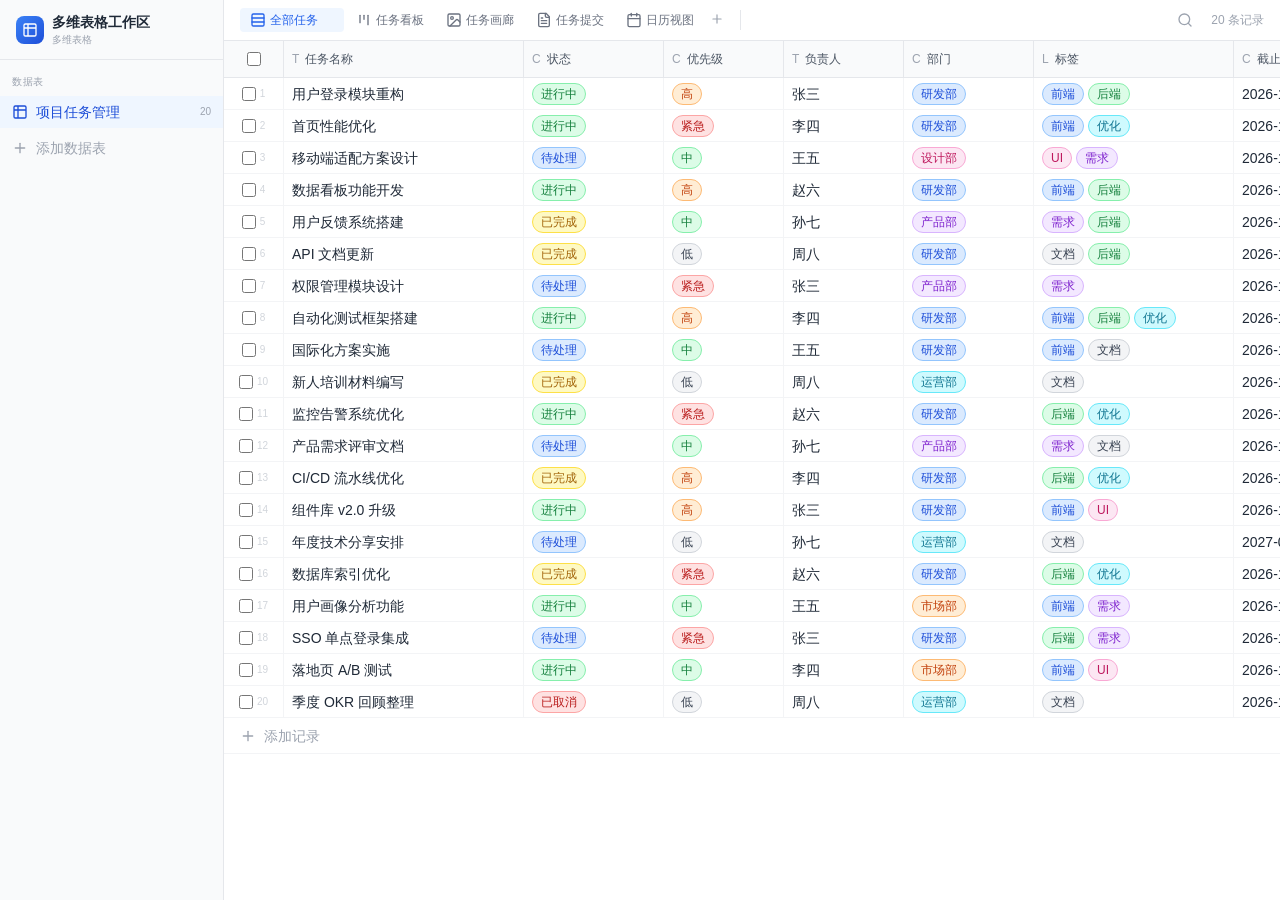
<file: index.html>
<!DOCTYPE html>
<html lang="zh-CN">
  <head>
    <meta charset="UTF-8" />
    <link rel="icon" type="image/svg+xml" href="/favicon.svg" />
    <meta name="viewport" content="width=device-width, initial-scale=1.0" />
    <title>多维表格 - 企业级数据管理平台</title>
    <script type="module" crossorigin src="/assets/index--5fU8vEl.js"></script>
    <link rel="stylesheet" crossorigin href="/assets/index-_rJ8Efur.css">
  </head>
  <body>
    <div id="root"></div>
  </body>
</html>
</file>
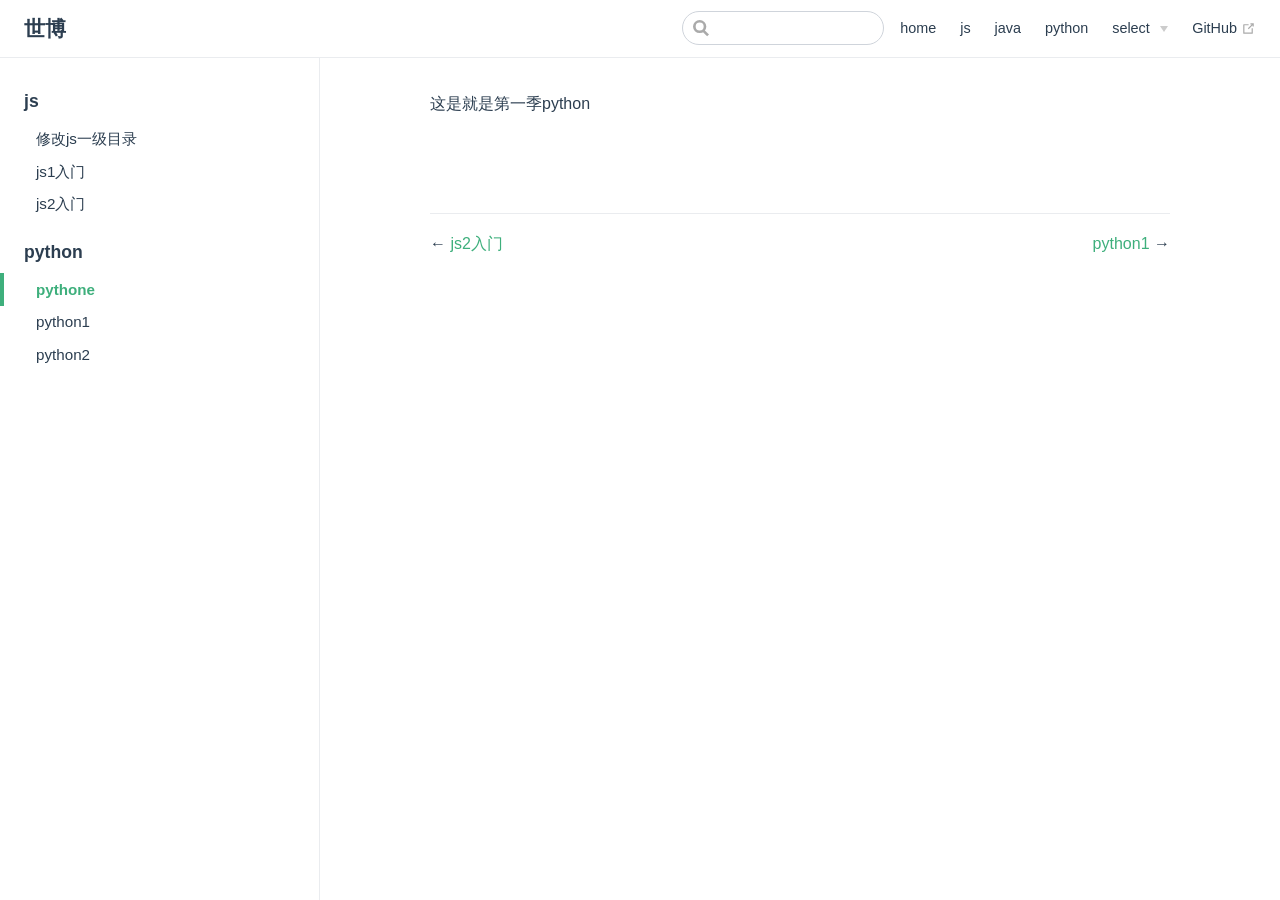
<file: basic/python/index.html>
<!DOCTYPE html>
<html lang="en-US">
  <head>
    <meta charset="utf-8">
    <meta name="viewport" content="width=device-width,initial-scale=1">
    <title>pythone | 世博</title>
    <meta name="description" content="除了加油还能打气">
    
    
    <link rel="preload" href="/assets/css/0.styles.5afe0f78.css" as="style"><link rel="preload" href="/assets/js/app.bc01392b.js" as="script"><link rel="preload" href="/assets/js/2.742b60b1.js" as="script"><link rel="preload" href="/assets/js/10.396d3753.js" as="script"><link rel="prefetch" href="/assets/js/11.2e22697e.js"><link rel="prefetch" href="/assets/js/12.4150aeba.js"><link rel="prefetch" href="/assets/js/13.6fee8034.js"><link rel="prefetch" href="/assets/js/3.0344f41c.js"><link rel="prefetch" href="/assets/js/4.db067ab2.js"><link rel="prefetch" href="/assets/js/5.89be8084.js"><link rel="prefetch" href="/assets/js/6.9365e497.js"><link rel="prefetch" href="/assets/js/7.058c9a46.js"><link rel="prefetch" href="/assets/js/8.705a4c51.js"><link rel="prefetch" href="/assets/js/9.5db76575.js">
    <link rel="stylesheet" href="/assets/css/0.styles.5afe0f78.css">
  </head>
  <body>
    <div id="app" data-server-rendered="true"><div class="theme-container"><header class="navbar"><div class="sidebar-button"><svg xmlns="http://www.w3.org/2000/svg" aria-hidden="true" role="img" viewBox="0 0 448 512" class="icon"><path fill="currentColor" d="M436 124H12c-6.627 0-12-5.373-12-12V80c0-6.627 5.373-12 12-12h424c6.627 0 12 5.373 12 12v32c0 6.627-5.373 12-12 12zm0 160H12c-6.627 0-12-5.373-12-12v-32c0-6.627 5.373-12 12-12h424c6.627 0 12 5.373 12 12v32c0 6.627-5.373 12-12 12zm0 160H12c-6.627 0-12-5.373-12-12v-32c0-6.627 5.373-12 12-12h424c6.627 0 12 5.373 12 12v32c0 6.627-5.373 12-12 12z"></path></svg></div> <a href="/" class="home-link router-link-active"><!----> <span class="site-name">世博</span></a> <div class="links"><div class="search-box"><input aria-label="Search" autocomplete="off" spellcheck="false" value=""> <!----></div> <nav class="nav-links can-hide"><div class="nav-item"><a href="/" class="nav-link">home</a></div><div class="nav-item"><a href="/js/" class="nav-link">js</a></div><div class="nav-item"><a href="/java/" class="nav-link">java</a></div><div class="nav-item"><a href="/python/" class="nav-link">python</a></div><div class="nav-item"><div class="dropdown-wrapper"><a class="dropdown-title"><span class="title">select</span> <span class="arrow right"></span></a> <ul class="nav-dropdown" style="display:none;"><li class="dropdown-item"><!----> <a href="/select/select1.html" class="nav-link">select1</a></li><li class="dropdown-item"><!----> <a href="/select/select2.html" class="nav-link">select2</a></li></ul></div></div><div class="nav-item"><a href="http://liuyukuai.github.io" target="_blank" rel="noopener noreferrer" class="nav-link external">
  GitHub
  <svg xmlns="http://www.w3.org/2000/svg" aria-hidden="true" x="0px" y="0px" viewBox="0 0 100 100" width="15" height="15" class="icon outbound"><path fill="currentColor" d="M18.8,85.1h56l0,0c2.2,0,4-1.8,4-4v-32h-8v28h-48v-48h28v-8h-32l0,0c-2.2,0-4,1.8-4,4v56C14.8,83.3,16.6,85.1,18.8,85.1z"></path> <polygon fill="currentColor" points="45.7,48.7 51.3,54.3 77.2,28.5 77.2,37.2 85.2,37.2 85.2,14.9 62.8,14.9 62.8,22.9 71.5,22.9"></polygon></svg></a></div> <!----></nav></div></header> <div class="sidebar-mask"></div> <aside class="sidebar"><nav class="nav-links"><div class="nav-item"><a href="/" class="nav-link">home</a></div><div class="nav-item"><a href="/js/" class="nav-link">js</a></div><div class="nav-item"><a href="/java/" class="nav-link">java</a></div><div class="nav-item"><a href="/python/" class="nav-link">python</a></div><div class="nav-item"><div class="dropdown-wrapper"><a class="dropdown-title"><span class="title">select</span> <span class="arrow right"></span></a> <ul class="nav-dropdown" style="display:none;"><li class="dropdown-item"><!----> <a href="/select/select1.html" class="nav-link">select1</a></li><li class="dropdown-item"><!----> <a href="/select/select2.html" class="nav-link">select2</a></li></ul></div></div><div class="nav-item"><a href="http://liuyukuai.github.io" target="_blank" rel="noopener noreferrer" class="nav-link external">
  GitHub
  <svg xmlns="http://www.w3.org/2000/svg" aria-hidden="true" x="0px" y="0px" viewBox="0 0 100 100" width="15" height="15" class="icon outbound"><path fill="currentColor" d="M18.8,85.1h56l0,0c2.2,0,4-1.8,4-4v-32h-8v28h-48v-48h28v-8h-32l0,0c-2.2,0-4,1.8-4,4v56C14.8,83.3,16.6,85.1,18.8,85.1z"></path> <polygon fill="currentColor" points="45.7,48.7 51.3,54.3 77.2,28.5 77.2,37.2 85.2,37.2 85.2,14.9 62.8,14.9 62.8,22.9 71.5,22.9"></polygon></svg></a></div> <!----></nav>  <ul class="sidebar-links"><li><section class="sidebar-group depth-0"><p class="sidebar-heading"><span>js</span> <!----></p> <ul class="sidebar-links sidebar-group-items"><li><a href="/basic/js/" class="sidebar-link">修改js一级目录</a></li><li><a href="/basic/js/js1入门.html" class="sidebar-link">js1入门</a></li><li><a href="/basic/js/js2入门.html" class="sidebar-link">js2入门</a></li></ul></section></li><li><section class="sidebar-group depth-0"><p class="sidebar-heading open"><span>python</span> <!----></p> <ul class="sidebar-links sidebar-group-items"><li><a href="/basic/python/" class="active sidebar-link">pythone</a></li><li><a href="/basic/python/python1.html" class="sidebar-link">python1</a></li><li><a href="/basic/python/python2.html" class="sidebar-link">python2</a></li></ul></section></li></ul> </aside> <main class="page"> <div class="theme-default-content content__default"><p>这是就是第一季python</p></div> <footer class="page-edit"><!----> <!----></footer> <div class="page-nav"><p class="inner"><span class="prev">
        ←
        <a href="/basic/js/js2入门.html" class="prev">
          js2入门
        </a></span> <span class="next"><a href="/basic/python/python1.html">
          python1
        </a>
        →
      </span></p></div> </main></div><div class="global-ui"></div></div>
    <script src="/assets/js/app.bc01392b.js" defer></script><script src="/assets/js/2.742b60b1.js" defer></script><script src="/assets/js/10.396d3753.js" defer></script>
  </body>
</html>
</file>
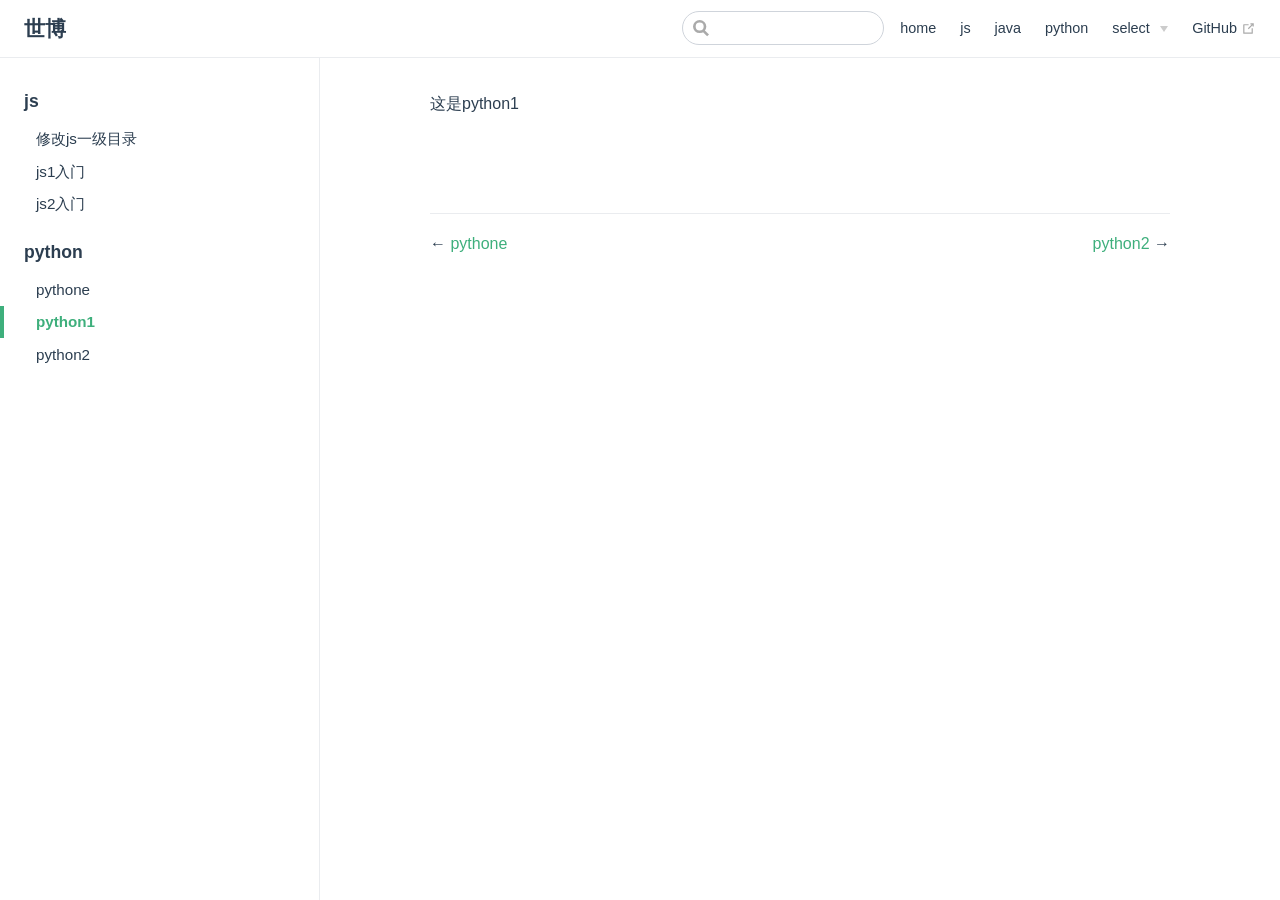
<file: basic/python/python1.html>
<!DOCTYPE html>
<html lang="en-US">
  <head>
    <meta charset="utf-8">
    <meta name="viewport" content="width=device-width,initial-scale=1">
    <title>python1 | 世博</title>
    <meta name="description" content="除了加油还能打气">
    
    
    <link rel="preload" href="/assets/css/0.styles.5afe0f78.css" as="style"><link rel="preload" href="/assets/js/app.bc01392b.js" as="script"><link rel="preload" href="/assets/js/2.742b60b1.js" as="script"><link rel="preload" href="/assets/js/11.2e22697e.js" as="script"><link rel="prefetch" href="/assets/js/10.396d3753.js"><link rel="prefetch" href="/assets/js/12.4150aeba.js"><link rel="prefetch" href="/assets/js/13.6fee8034.js"><link rel="prefetch" href="/assets/js/3.0344f41c.js"><link rel="prefetch" href="/assets/js/4.db067ab2.js"><link rel="prefetch" href="/assets/js/5.89be8084.js"><link rel="prefetch" href="/assets/js/6.9365e497.js"><link rel="prefetch" href="/assets/js/7.058c9a46.js"><link rel="prefetch" href="/assets/js/8.705a4c51.js"><link rel="prefetch" href="/assets/js/9.5db76575.js">
    <link rel="stylesheet" href="/assets/css/0.styles.5afe0f78.css">
  </head>
  <body>
    <div id="app" data-server-rendered="true"><div class="theme-container"><header class="navbar"><div class="sidebar-button"><svg xmlns="http://www.w3.org/2000/svg" aria-hidden="true" role="img" viewBox="0 0 448 512" class="icon"><path fill="currentColor" d="M436 124H12c-6.627 0-12-5.373-12-12V80c0-6.627 5.373-12 12-12h424c6.627 0 12 5.373 12 12v32c0 6.627-5.373 12-12 12zm0 160H12c-6.627 0-12-5.373-12-12v-32c0-6.627 5.373-12 12-12h424c6.627 0 12 5.373 12 12v32c0 6.627-5.373 12-12 12zm0 160H12c-6.627 0-12-5.373-12-12v-32c0-6.627 5.373-12 12-12h424c6.627 0 12 5.373 12 12v32c0 6.627-5.373 12-12 12z"></path></svg></div> <a href="/" class="home-link router-link-active"><!----> <span class="site-name">世博</span></a> <div class="links"><div class="search-box"><input aria-label="Search" autocomplete="off" spellcheck="false" value=""> <!----></div> <nav class="nav-links can-hide"><div class="nav-item"><a href="/" class="nav-link">home</a></div><div class="nav-item"><a href="/js/" class="nav-link">js</a></div><div class="nav-item"><a href="/java/" class="nav-link">java</a></div><div class="nav-item"><a href="/python/" class="nav-link">python</a></div><div class="nav-item"><div class="dropdown-wrapper"><a class="dropdown-title"><span class="title">select</span> <span class="arrow right"></span></a> <ul class="nav-dropdown" style="display:none;"><li class="dropdown-item"><!----> <a href="/select/select1.html" class="nav-link">select1</a></li><li class="dropdown-item"><!----> <a href="/select/select2.html" class="nav-link">select2</a></li></ul></div></div><div class="nav-item"><a href="http://liuyukuai.github.io" target="_blank" rel="noopener noreferrer" class="nav-link external">
  GitHub
  <svg xmlns="http://www.w3.org/2000/svg" aria-hidden="true" x="0px" y="0px" viewBox="0 0 100 100" width="15" height="15" class="icon outbound"><path fill="currentColor" d="M18.8,85.1h56l0,0c2.2,0,4-1.8,4-4v-32h-8v28h-48v-48h28v-8h-32l0,0c-2.2,0-4,1.8-4,4v56C14.8,83.3,16.6,85.1,18.8,85.1z"></path> <polygon fill="currentColor" points="45.7,48.7 51.3,54.3 77.2,28.5 77.2,37.2 85.2,37.2 85.2,14.9 62.8,14.9 62.8,22.9 71.5,22.9"></polygon></svg></a></div> <!----></nav></div></header> <div class="sidebar-mask"></div> <aside class="sidebar"><nav class="nav-links"><div class="nav-item"><a href="/" class="nav-link">home</a></div><div class="nav-item"><a href="/js/" class="nav-link">js</a></div><div class="nav-item"><a href="/java/" class="nav-link">java</a></div><div class="nav-item"><a href="/python/" class="nav-link">python</a></div><div class="nav-item"><div class="dropdown-wrapper"><a class="dropdown-title"><span class="title">select</span> <span class="arrow right"></span></a> <ul class="nav-dropdown" style="display:none;"><li class="dropdown-item"><!----> <a href="/select/select1.html" class="nav-link">select1</a></li><li class="dropdown-item"><!----> <a href="/select/select2.html" class="nav-link">select2</a></li></ul></div></div><div class="nav-item"><a href="http://liuyukuai.github.io" target="_blank" rel="noopener noreferrer" class="nav-link external">
  GitHub
  <svg xmlns="http://www.w3.org/2000/svg" aria-hidden="true" x="0px" y="0px" viewBox="0 0 100 100" width="15" height="15" class="icon outbound"><path fill="currentColor" d="M18.8,85.1h56l0,0c2.2,0,4-1.8,4-4v-32h-8v28h-48v-48h28v-8h-32l0,0c-2.2,0-4,1.8-4,4v56C14.8,83.3,16.6,85.1,18.8,85.1z"></path> <polygon fill="currentColor" points="45.7,48.7 51.3,54.3 77.2,28.5 77.2,37.2 85.2,37.2 85.2,14.9 62.8,14.9 62.8,22.9 71.5,22.9"></polygon></svg></a></div> <!----></nav>  <ul class="sidebar-links"><li><section class="sidebar-group depth-0"><p class="sidebar-heading"><span>js</span> <!----></p> <ul class="sidebar-links sidebar-group-items"><li><a href="/basic/js/" class="sidebar-link">修改js一级目录</a></li><li><a href="/basic/js/js1入门.html" class="sidebar-link">js1入门</a></li><li><a href="/basic/js/js2入门.html" class="sidebar-link">js2入门</a></li></ul></section></li><li><section class="sidebar-group depth-0"><p class="sidebar-heading open"><span>python</span> <!----></p> <ul class="sidebar-links sidebar-group-items"><li><a href="/basic/python/" class="sidebar-link">pythone</a></li><li><a href="/basic/python/python1.html" class="active sidebar-link">python1</a></li><li><a href="/basic/python/python2.html" class="sidebar-link">python2</a></li></ul></section></li></ul> </aside> <main class="page"> <div class="theme-default-content content__default"><p>这是python1</p></div> <footer class="page-edit"><!----> <!----></footer> <div class="page-nav"><p class="inner"><span class="prev">
        ←
        <a href="/basic/python/" class="prev router-link-active">
          pythone
        </a></span> <span class="next"><a href="/basic/python/python2.html">
          python2
        </a>
        →
      </span></p></div> </main></div><div class="global-ui"></div></div>
    <script src="/assets/js/app.bc01392b.js" defer></script><script src="/assets/js/2.742b60b1.js" defer></script><script src="/assets/js/11.2e22697e.js" defer></script>
  </body>
</html>
</file>
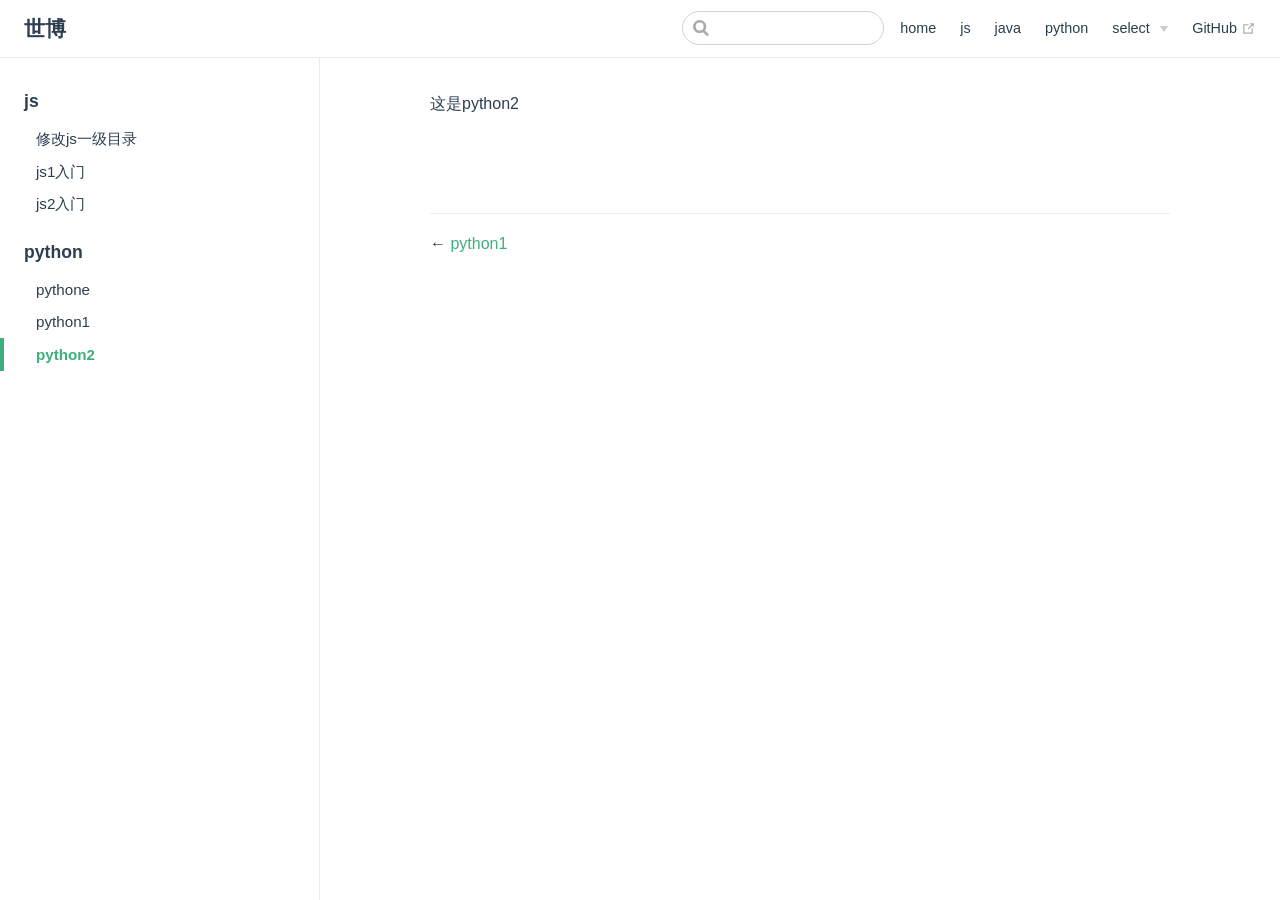
<file: basic/python/python2.html>
<!DOCTYPE html>
<html lang="en-US">
  <head>
    <meta charset="utf-8">
    <meta name="viewport" content="width=device-width,initial-scale=1">
    <title>python2 | 世博</title>
    <meta name="description" content="除了加油还能打气">
    
    
    <link rel="preload" href="/assets/css/0.styles.5afe0f78.css" as="style"><link rel="preload" href="/assets/js/app.bc01392b.js" as="script"><link rel="preload" href="/assets/js/2.742b60b1.js" as="script"><link rel="preload" href="/assets/js/12.4150aeba.js" as="script"><link rel="prefetch" href="/assets/js/10.396d3753.js"><link rel="prefetch" href="/assets/js/11.2e22697e.js"><link rel="prefetch" href="/assets/js/13.6fee8034.js"><link rel="prefetch" href="/assets/js/3.0344f41c.js"><link rel="prefetch" href="/assets/js/4.db067ab2.js"><link rel="prefetch" href="/assets/js/5.89be8084.js"><link rel="prefetch" href="/assets/js/6.9365e497.js"><link rel="prefetch" href="/assets/js/7.058c9a46.js"><link rel="prefetch" href="/assets/js/8.705a4c51.js"><link rel="prefetch" href="/assets/js/9.5db76575.js">
    <link rel="stylesheet" href="/assets/css/0.styles.5afe0f78.css">
  </head>
  <body>
    <div id="app" data-server-rendered="true"><div class="theme-container"><header class="navbar"><div class="sidebar-button"><svg xmlns="http://www.w3.org/2000/svg" aria-hidden="true" role="img" viewBox="0 0 448 512" class="icon"><path fill="currentColor" d="M436 124H12c-6.627 0-12-5.373-12-12V80c0-6.627 5.373-12 12-12h424c6.627 0 12 5.373 12 12v32c0 6.627-5.373 12-12 12zm0 160H12c-6.627 0-12-5.373-12-12v-32c0-6.627 5.373-12 12-12h424c6.627 0 12 5.373 12 12v32c0 6.627-5.373 12-12 12zm0 160H12c-6.627 0-12-5.373-12-12v-32c0-6.627 5.373-12 12-12h424c6.627 0 12 5.373 12 12v32c0 6.627-5.373 12-12 12z"></path></svg></div> <a href="/" class="home-link router-link-active"><!----> <span class="site-name">世博</span></a> <div class="links"><div class="search-box"><input aria-label="Search" autocomplete="off" spellcheck="false" value=""> <!----></div> <nav class="nav-links can-hide"><div class="nav-item"><a href="/" class="nav-link">home</a></div><div class="nav-item"><a href="/js/" class="nav-link">js</a></div><div class="nav-item"><a href="/java/" class="nav-link">java</a></div><div class="nav-item"><a href="/python/" class="nav-link">python</a></div><div class="nav-item"><div class="dropdown-wrapper"><a class="dropdown-title"><span class="title">select</span> <span class="arrow right"></span></a> <ul class="nav-dropdown" style="display:none;"><li class="dropdown-item"><!----> <a href="/select/select1.html" class="nav-link">select1</a></li><li class="dropdown-item"><!----> <a href="/select/select2.html" class="nav-link">select2</a></li></ul></div></div><div class="nav-item"><a href="http://liuyukuai.github.io" target="_blank" rel="noopener noreferrer" class="nav-link external">
  GitHub
  <svg xmlns="http://www.w3.org/2000/svg" aria-hidden="true" x="0px" y="0px" viewBox="0 0 100 100" width="15" height="15" class="icon outbound"><path fill="currentColor" d="M18.8,85.1h56l0,0c2.2,0,4-1.8,4-4v-32h-8v28h-48v-48h28v-8h-32l0,0c-2.2,0-4,1.8-4,4v56C14.8,83.3,16.6,85.1,18.8,85.1z"></path> <polygon fill="currentColor" points="45.7,48.7 51.3,54.3 77.2,28.5 77.2,37.2 85.2,37.2 85.2,14.9 62.8,14.9 62.8,22.9 71.5,22.9"></polygon></svg></a></div> <!----></nav></div></header> <div class="sidebar-mask"></div> <aside class="sidebar"><nav class="nav-links"><div class="nav-item"><a href="/" class="nav-link">home</a></div><div class="nav-item"><a href="/js/" class="nav-link">js</a></div><div class="nav-item"><a href="/java/" class="nav-link">java</a></div><div class="nav-item"><a href="/python/" class="nav-link">python</a></div><div class="nav-item"><div class="dropdown-wrapper"><a class="dropdown-title"><span class="title">select</span> <span class="arrow right"></span></a> <ul class="nav-dropdown" style="display:none;"><li class="dropdown-item"><!----> <a href="/select/select1.html" class="nav-link">select1</a></li><li class="dropdown-item"><!----> <a href="/select/select2.html" class="nav-link">select2</a></li></ul></div></div><div class="nav-item"><a href="http://liuyukuai.github.io" target="_blank" rel="noopener noreferrer" class="nav-link external">
  GitHub
  <svg xmlns="http://www.w3.org/2000/svg" aria-hidden="true" x="0px" y="0px" viewBox="0 0 100 100" width="15" height="15" class="icon outbound"><path fill="currentColor" d="M18.8,85.1h56l0,0c2.2,0,4-1.8,4-4v-32h-8v28h-48v-48h28v-8h-32l0,0c-2.2,0-4,1.8-4,4v56C14.8,83.3,16.6,85.1,18.8,85.1z"></path> <polygon fill="currentColor" points="45.7,48.7 51.3,54.3 77.2,28.5 77.2,37.2 85.2,37.2 85.2,14.9 62.8,14.9 62.8,22.9 71.5,22.9"></polygon></svg></a></div> <!----></nav>  <ul class="sidebar-links"><li><section class="sidebar-group depth-0"><p class="sidebar-heading"><span>js</span> <!----></p> <ul class="sidebar-links sidebar-group-items"><li><a href="/basic/js/" class="sidebar-link">修改js一级目录</a></li><li><a href="/basic/js/js1入门.html" class="sidebar-link">js1入门</a></li><li><a href="/basic/js/js2入门.html" class="sidebar-link">js2入门</a></li></ul></section></li><li><section class="sidebar-group depth-0"><p class="sidebar-heading open"><span>python</span> <!----></p> <ul class="sidebar-links sidebar-group-items"><li><a href="/basic/python/" class="sidebar-link">pythone</a></li><li><a href="/basic/python/python1.html" class="sidebar-link">python1</a></li><li><a href="/basic/python/python2.html" class="active sidebar-link">python2</a></li></ul></section></li></ul> </aside> <main class="page"> <div class="theme-default-content content__default"><p>这是python2</p></div> <footer class="page-edit"><!----> <!----></footer> <div class="page-nav"><p class="inner"><span class="prev">
        ←
        <a href="/basic/python/python1.html" class="prev">
          python1
        </a></span> <!----></p></div> </main></div><div class="global-ui"></div></div>
    <script src="/assets/js/app.bc01392b.js" defer></script><script src="/assets/js/2.742b60b1.js" defer></script><script src="/assets/js/12.4150aeba.js" defer></script>
  </body>
</html>
</file>
<file: assets/index-_rJ8Efur.css>
*,:before,:after{--tw-border-spacing-x: 0;--tw-border-spacing-y: 0;--tw-translate-x: 0;--tw-translate-y: 0;--tw-rotate: 0;--tw-skew-x: 0;--tw-skew-y: 0;--tw-scale-x: 1;--tw-scale-y: 1;--tw-pan-x: ;--tw-pan-y: ;--tw-pinch-zoom: ;--tw-scroll-snap-strictness: proximity;--tw-gradient-from-position: ;--tw-gradient-via-position: ;--tw-gradient-to-position: ;--tw-ordinal: ;--tw-slashed-zero: ;--tw-numeric-figure: ;--tw-numeric-spacing: ;--tw-numeric-fraction: ;--tw-ring-inset: ;--tw-ring-offset-width: 0px;--tw-ring-offset-color: #fff;--tw-ring-color: rgb(59 130 246 / .5);--tw-ring-offset-shadow: 0 0 #0000;--tw-ring-shadow: 0 0 #0000;--tw-shadow: 0 0 #0000;--tw-shadow-colored: 0 0 #0000;--tw-blur: ;--tw-brightness: ;--tw-contrast: ;--tw-grayscale: ;--tw-hue-rotate: ;--tw-invert: ;--tw-saturate: ;--tw-sepia: ;--tw-drop-shadow: ;--tw-backdrop-blur: ;--tw-backdrop-brightness: ;--tw-backdrop-contrast: ;--tw-backdrop-grayscale: ;--tw-backdrop-hue-rotate: ;--tw-backdrop-invert: ;--tw-backdrop-opacity: ;--tw-backdrop-saturate: ;--tw-backdrop-sepia: ;--tw-contain-size: ;--tw-contain-layout: ;--tw-contain-paint: ;--tw-contain-style: }::backdrop{--tw-border-spacing-x: 0;--tw-border-spacing-y: 0;--tw-translate-x: 0;--tw-translate-y: 0;--tw-rotate: 0;--tw-skew-x: 0;--tw-skew-y: 0;--tw-scale-x: 1;--tw-scale-y: 1;--tw-pan-x: ;--tw-pan-y: ;--tw-pinch-zoom: ;--tw-scroll-snap-strictness: proximity;--tw-gradient-from-position: ;--tw-gradient-via-position: ;--tw-gradient-to-position: ;--tw-ordinal: ;--tw-slashed-zero: ;--tw-numeric-figure: ;--tw-numeric-spacing: ;--tw-numeric-fraction: ;--tw-ring-inset: ;--tw-ring-offset-width: 0px;--tw-ring-offset-color: #fff;--tw-ring-color: rgb(59 130 246 / .5);--tw-ring-offset-shadow: 0 0 #0000;--tw-ring-shadow: 0 0 #0000;--tw-shadow: 0 0 #0000;--tw-shadow-colored: 0 0 #0000;--tw-blur: ;--tw-brightness: ;--tw-contrast: ;--tw-grayscale: ;--tw-hue-rotate: ;--tw-invert: ;--tw-saturate: ;--tw-sepia: ;--tw-drop-shadow: ;--tw-backdrop-blur: ;--tw-backdrop-brightness: ;--tw-backdrop-contrast: ;--tw-backdrop-grayscale: ;--tw-backdrop-hue-rotate: ;--tw-backdrop-invert: ;--tw-backdrop-opacity: ;--tw-backdrop-saturate: ;--tw-backdrop-sepia: ;--tw-contain-size: ;--tw-contain-layout: ;--tw-contain-paint: ;--tw-contain-style: }*,:before,:after{box-sizing:border-box;border-width:0;border-style:solid;border-color:#e5e7eb}:before,:after{--tw-content: ""}html,:host{line-height:1.5;-webkit-text-size-adjust:100%;-moz-tab-size:4;-o-tab-size:4;tab-size:4;font-family:ui-sans-serif,system-ui,sans-serif,"Apple Color Emoji","Segoe UI Emoji",Segoe UI Symbol,"Noto Color Emoji";font-feature-settings:normal;font-variation-settings:normal;-webkit-tap-highlight-color:transparent}body{margin:0;line-height:inherit}hr{height:0;color:inherit;border-top-width:1px}abbr:where([title]){-webkit-text-decoration:underline dotted;text-decoration:underline dotted}h1,h2,h3,h4,h5,h6{font-size:inherit;font-weight:inherit}a{color:inherit;text-decoration:inherit}b,strong{font-weight:bolder}code,kbd,samp,pre{font-family:ui-monospace,SFMono-Regular,Menlo,Monaco,Consolas,Liberation Mono,Courier New,monospace;font-feature-settings:normal;font-variation-settings:normal;font-size:1em}small{font-size:80%}sub,sup{font-size:75%;line-height:0;position:relative;vertical-align:baseline}sub{bottom:-.25em}sup{top:-.5em}table{text-indent:0;border-color:inherit;border-collapse:collapse}button,input,optgroup,select,textarea{font-family:inherit;font-feature-settings:inherit;font-variation-settings:inherit;font-size:100%;font-weight:inherit;line-height:inherit;letter-spacing:inherit;color:inherit;margin:0;padding:0}button,select{text-transform:none}button,input:where([type=button]),input:where([type=reset]),input:where([type=submit]){-webkit-appearance:button;background-color:transparent;background-image:none}:-moz-focusring{outline:auto}:-moz-ui-invalid{box-shadow:none}progress{vertical-align:baseline}::-webkit-inner-spin-button,::-webkit-outer-spin-button{height:auto}[type=search]{-webkit-appearance:textfield;outline-offset:-2px}::-webkit-search-decoration{-webkit-appearance:none}::-webkit-file-upload-button{-webkit-appearance:button;font:inherit}summary{display:list-item}blockquote,dl,dd,h1,h2,h3,h4,h5,h6,hr,figure,p,pre{margin:0}fieldset{margin:0;padding:0}legend{padding:0}ol,ul,menu{list-style:none;margin:0;padding:0}dialog{padding:0}textarea{resize:vertical}input::-moz-placeholder,textarea::-moz-placeholder{opacity:1;color:#9ca3af}input::placeholder,textarea::placeholder{opacity:1;color:#9ca3af}button,[role=button]{cursor:pointer}:disabled{cursor:default}img,svg,video,canvas,audio,iframe,embed,object{display:block;vertical-align:middle}img,video{max-width:100%;height:auto}[hidden]:where(:not([hidden=until-found])){display:none}*{margin:0;padding:0;box-sizing:border-box}html,body,#root{height:100%;width:100%;overflow:hidden}body{font-family:-apple-system,BlinkMacSystemFont,Segoe UI,Roboto,Helvetica Neue,Arial,Noto Sans,sans-serif;-webkit-font-smoothing:antialiased;-moz-osx-font-smoothing:grayscale;color:#1f2937;background:#fff}::-webkit-scrollbar{width:6px;height:6px}::-webkit-scrollbar-track{background:transparent}::-webkit-scrollbar-thumb{background:#d1d5db;border-radius:3px}::-webkit-scrollbar-thumb:hover{background:#9ca3af}input[type=number]::-webkit-inner-spin-button,input[type=number]::-webkit-outer-spin-button{-webkit-appearance:none;margin:0}input[type=number]{-moz-appearance:textfield}.fixed{position:fixed}.absolute{position:absolute}.relative{position:relative}.sticky{position:sticky}.inset-0{top:0;right:0;bottom:0;left:0}.bottom-0{bottom:0}.left-0{left:0}.left-20{left:5rem}.left-32{left:8rem}.left-44{left:11rem}.right-0{right:0}.right-20{right:5rem}.top-0{top:0}.top-full{top:100%}.z-10{z-index:10}.z-20{z-index:20}.z-30{z-index:30}.z-40{z-index:40}.z-50{z-index:50}.mx-2{margin-left:.5rem;margin-right:.5rem}.mx-auto{margin-left:auto;margin-right:auto}.my-1{margin-top:.25rem;margin-bottom:.25rem}.mb-1{margin-bottom:.25rem}.mb-2{margin-bottom:.5rem}.mb-3{margin-bottom:.75rem}.mb-4{margin-bottom:1rem}.mb-8{margin-bottom:2rem}.ml-2{margin-left:.5rem}.ml-auto{margin-left:auto}.mt-1{margin-top:.25rem}.mt-4{margin-top:1rem}.flex{display:flex}.inline-flex{display:inline-flex}.table{display:table}.grid{display:grid}.hidden{display:none}.h-1\.5{height:.375rem}.h-16{height:4rem}.h-2{height:.5rem}.h-3{height:.75rem}.h-3\.5{height:.875rem}.h-4{height:1rem}.h-5{height:1.25rem}.h-6{height:1.5rem}.h-7{height:1.75rem}.h-8{height:2rem}.h-9{height:2.25rem}.h-full{height:100%}.h-px{height:1px}.h-screen{height:100vh}.max-h-48{max-height:12rem}.min-h-0{min-height:0px}.min-h-\[100px\]{min-height:100px}.min-h-\[160px\]{min-height:160px}.min-h-\[32px\]{min-height:32px}.min-h-\[40px\]{min-height:40px}.w-1{width:.25rem}.w-10{width:2.5rem}.w-12{width:3rem}.w-16{width:4rem}.w-20{width:5rem}.w-24{width:6rem}.w-28{width:7rem}.w-3{width:.75rem}.w-3\.5{width:.875rem}.w-32{width:8rem}.w-36{width:9rem}.w-4{width:1rem}.w-40{width:10rem}.w-48{width:12rem}.w-5{width:1.25rem}.w-56{width:14rem}.w-6{width:1.5rem}.w-7{width:1.75rem}.w-8{width:2rem}.w-\[280px\]{width:280px}.w-\[320px\]{width:320px}.w-\[360px\]{width:360px}.w-\[40px\]{width:40px}.w-\[480px\]{width:480px}.w-\[560px\]{width:560px}.w-\[60px\]{width:60px}.w-full{width:100%}.w-px{width:1px}.min-w-0{min-width:0px}.min-w-\[160px\]{min-width:160px}.min-w-\[280px\]{min-width:280px}.min-w-\[40px\]{min-width:40px}.min-w-\[60px\]{min-width:60px}.min-w-max{min-width:-moz-max-content;min-width:max-content}.max-w-2xl{max-width:42rem}.max-w-\[80px\]{max-width:80px}.max-w-full{max-width:100%}.flex-1{flex:1 1 0%}.flex-shrink-0{flex-shrink:0}.cursor-col-resize{cursor:col-resize}.cursor-default{cursor:default}.cursor-pointer{cursor:pointer}.select-none{-webkit-user-select:none;-moz-user-select:none;user-select:none}.grid-cols-1{grid-template-columns:repeat(1,minmax(0,1fr))}.grid-cols-7{grid-template-columns:repeat(7,minmax(0,1fr))}.flex-col{flex-direction:column}.flex-wrap{flex-wrap:wrap}.items-start{align-items:flex-start}.items-center{align-items:center}.justify-end{justify-content:flex-end}.justify-center{justify-content:center}.justify-between{justify-content:space-between}.gap-0\.5{gap:.125rem}.gap-1{gap:.25rem}.gap-1\.5{gap:.375rem}.gap-2{gap:.5rem}.gap-3{gap:.75rem}.gap-4{gap:1rem}.space-y-0\.5>:not([hidden])~:not([hidden]){--tw-space-y-reverse: 0;margin-top:calc(.125rem * calc(1 - var(--tw-space-y-reverse)));margin-bottom:calc(.125rem * var(--tw-space-y-reverse))}.space-y-1>:not([hidden])~:not([hidden]){--tw-space-y-reverse: 0;margin-top:calc(.25rem * calc(1 - var(--tw-space-y-reverse)));margin-bottom:calc(.25rem * var(--tw-space-y-reverse))}.space-y-1\.5>:not([hidden])~:not([hidden]){--tw-space-y-reverse: 0;margin-top:calc(.375rem * calc(1 - var(--tw-space-y-reverse)));margin-bottom:calc(.375rem * var(--tw-space-y-reverse))}.space-y-2>:not([hidden])~:not([hidden]){--tw-space-y-reverse: 0;margin-top:calc(.5rem * calc(1 - var(--tw-space-y-reverse)));margin-bottom:calc(.5rem * var(--tw-space-y-reverse))}.space-y-4>:not([hidden])~:not([hidden]){--tw-space-y-reverse: 0;margin-top:calc(1rem * calc(1 - var(--tw-space-y-reverse)));margin-bottom:calc(1rem * var(--tw-space-y-reverse))}.space-y-6>:not([hidden])~:not([hidden]){--tw-space-y-reverse: 0;margin-top:calc(1.5rem * calc(1 - var(--tw-space-y-reverse)));margin-bottom:calc(1.5rem * var(--tw-space-y-reverse))}.overflow-auto{overflow:auto}.overflow-hidden{overflow:hidden}.overflow-x-auto{overflow-x:auto}.overflow-y-auto{overflow-y:auto}.truncate{overflow:hidden;text-overflow:ellipsis;white-space:nowrap}.whitespace-nowrap{white-space:nowrap}.rounded{border-radius:.25rem}.rounded-full{border-radius:9999px}.rounded-lg{border-radius:.5rem}.rounded-xl{border-radius:.75rem}.border{border-width:1px}.border-2{border-width:2px}.border-b{border-bottom-width:1px}.border-l{border-left-width:1px}.border-r{border-right-width:1px}.border-t{border-top-width:1px}.border-dashed{border-style:dashed}.border-gray-100{--tw-border-opacity: 1;border-color:rgb(243 244 246 / var(--tw-border-opacity, 1))}.border-gray-200{--tw-border-opacity: 1;border-color:rgb(229 231 235 / var(--tw-border-opacity, 1))}.border-gray-300{--tw-border-opacity: 1;border-color:rgb(209 213 219 / var(--tw-border-opacity, 1))}.border-primary-500{--tw-border-opacity: 1;border-color:rgb(59 130 246 / var(--tw-border-opacity, 1))}.bg-black\/20{background-color:#0003}.bg-gray-100{--tw-bg-opacity: 1;background-color:rgb(243 244 246 / var(--tw-bg-opacity, 1))}.bg-gray-200{--tw-bg-opacity: 1;background-color:rgb(229 231 235 / var(--tw-bg-opacity, 1))}.bg-gray-50{--tw-bg-opacity: 1;background-color:rgb(249 250 251 / var(--tw-bg-opacity, 1))}.bg-gray-50\/50{background-color:#f9fafb80}.bg-green-100{--tw-bg-opacity: 1;background-color:rgb(220 252 231 / var(--tw-bg-opacity, 1))}.bg-primary-50{--tw-bg-opacity: 1;background-color:rgb(239 246 255 / var(--tw-bg-opacity, 1))}.bg-primary-50\/50{background-color:#eff6ff80}.bg-primary-500{--tw-bg-opacity: 1;background-color:rgb(59 130 246 / var(--tw-bg-opacity, 1))}.bg-transparent{background-color:transparent}.bg-white{--tw-bg-opacity: 1;background-color:rgb(255 255 255 / var(--tw-bg-opacity, 1))}.bg-gradient-to-br{background-image:linear-gradient(to bottom right,var(--tw-gradient-stops))}.bg-gradient-to-r{background-image:linear-gradient(to right,var(--tw-gradient-stops))}.from-primary-400{--tw-gradient-from: #60a5fa var(--tw-gradient-from-position);--tw-gradient-to: rgb(96 165 250 / 0) var(--tw-gradient-to-position);--tw-gradient-stops: var(--tw-gradient-from), var(--tw-gradient-to)}.from-primary-500{--tw-gradient-from: #3b82f6 var(--tw-gradient-from-position);--tw-gradient-to: rgb(59 130 246 / 0) var(--tw-gradient-to-position);--tw-gradient-stops: var(--tw-gradient-from), var(--tw-gradient-to)}.to-primary-600{--tw-gradient-to: #2563eb var(--tw-gradient-to-position)}.to-primary-700{--tw-gradient-to: #1d4ed8 var(--tw-gradient-to-position)}.fill-amber-400{fill:#fbbf24}.p-1{padding:.25rem}.p-1\.5{padding:.375rem}.p-2{padding:.5rem}.p-3{padding:.75rem}.p-4{padding:1rem}.p-6{padding:1.5rem}.\!px-0{padding-left:0!important;padding-right:0!important}.px-1\.5{padding-left:.375rem;padding-right:.375rem}.px-2{padding-left:.5rem;padding-right:.5rem}.px-2\.5{padding-left:.625rem;padding-right:.625rem}.px-3{padding-left:.75rem;padding-right:.75rem}.px-4{padding-left:1rem;padding-right:1rem}.px-6{padding-left:1.5rem;padding-right:1.5rem}.py-0\.5{padding-top:.125rem;padding-bottom:.125rem}.py-1{padding-top:.25rem;padding-bottom:.25rem}.py-1\.5{padding-top:.375rem;padding-bottom:.375rem}.py-2{padding-top:.5rem;padding-bottom:.5rem}.py-2\.5{padding-top:.625rem;padding-bottom:.625rem}.py-3{padding-top:.75rem;padding-bottom:.75rem}.py-4{padding-top:1rem;padding-bottom:1rem}.py-8{padding-top:2rem;padding-bottom:2rem}.pt-0\.5{padding-top:.125rem}.pt-1\.5{padding-top:.375rem}.pt-4{padding-top:1rem}.text-left{text-align:left}.text-center{text-align:center}.text-right{text-align:right}.font-mono{font-family:ui-monospace,SFMono-Regular,Menlo,Monaco,Consolas,Liberation Mono,Courier New,monospace}.\!text-xs{font-size:.75rem!important;line-height:1rem!important}.text-2xl{font-size:1.5rem;line-height:2rem}.text-\[10px\]{font-size:10px}.text-\[11px\]{font-size:11px}.text-lg{font-size:1.125rem;line-height:1.75rem}.text-sm{font-size:.875rem;line-height:1.25rem}.text-xl{font-size:1.25rem;line-height:1.75rem}.text-xs{font-size:.75rem;line-height:1rem}.font-bold{font-weight:700}.font-medium{font-weight:500}.font-semibold{font-weight:600}.uppercase{text-transform:uppercase}.tracking-wider{letter-spacing:.05em}.text-amber-400{--tw-text-opacity: 1;color:rgb(251 191 36 / var(--tw-text-opacity, 1))}.text-gray-200{--tw-text-opacity: 1;color:rgb(229 231 235 / var(--tw-text-opacity, 1))}.text-gray-300{--tw-text-opacity: 1;color:rgb(209 213 219 / var(--tw-text-opacity, 1))}.text-gray-400{--tw-text-opacity: 1;color:rgb(156 163 175 / var(--tw-text-opacity, 1))}.text-gray-500{--tw-text-opacity: 1;color:rgb(107 114 128 / var(--tw-text-opacity, 1))}.text-gray-600{--tw-text-opacity: 1;color:rgb(75 85 99 / var(--tw-text-opacity, 1))}.text-gray-700{--tw-text-opacity: 1;color:rgb(55 65 81 / var(--tw-text-opacity, 1))}.text-gray-800{--tw-text-opacity: 1;color:rgb(31 41 55 / var(--tw-text-opacity, 1))}.text-green-600{--tw-text-opacity: 1;color:rgb(22 163 74 / var(--tw-text-opacity, 1))}.text-primary-500{--tw-text-opacity: 1;color:rgb(59 130 246 / var(--tw-text-opacity, 1))}.text-primary-600{--tw-text-opacity: 1;color:rgb(37 99 235 / var(--tw-text-opacity, 1))}.text-primary-700{--tw-text-opacity: 1;color:rgb(29 78 216 / var(--tw-text-opacity, 1))}.text-red-500{--tw-text-opacity: 1;color:rgb(239 68 68 / var(--tw-text-opacity, 1))}.text-red-600{--tw-text-opacity: 1;color:rgb(220 38 38 / var(--tw-text-opacity, 1))}.text-white{--tw-text-opacity: 1;color:rgb(255 255 255 / var(--tw-text-opacity, 1))}.opacity-0{opacity:0}.opacity-70{opacity:.7}.shadow-2xl{--tw-shadow: 0 25px 50px -12px rgb(0 0 0 / .25);--tw-shadow-colored: 0 25px 50px -12px var(--tw-shadow-color);box-shadow:var(--tw-ring-offset-shadow, 0 0 #0000),var(--tw-ring-shadow, 0 0 #0000),var(--tw-shadow)}.shadow-lg{--tw-shadow: 0 10px 15px -3px rgb(0 0 0 / .1), 0 4px 6px -4px rgb(0 0 0 / .1);--tw-shadow-colored: 0 10px 15px -3px var(--tw-shadow-color), 0 4px 6px -4px var(--tw-shadow-color);box-shadow:var(--tw-ring-offset-shadow, 0 0 #0000),var(--tw-ring-shadow, 0 0 #0000),var(--tw-shadow)}.shadow-sm{--tw-shadow: 0 1px 2px 0 rgb(0 0 0 / .05);--tw-shadow-colored: 0 1px 2px 0 var(--tw-shadow-color);box-shadow:var(--tw-ring-offset-shadow, 0 0 #0000),var(--tw-ring-shadow, 0 0 #0000),var(--tw-shadow)}.outline-none{outline:2px solid transparent;outline-offset:2px}.ring-2{--tw-ring-offset-shadow: var(--tw-ring-inset) 0 0 0 var(--tw-ring-offset-width) var(--tw-ring-offset-color);--tw-ring-shadow: var(--tw-ring-inset) 0 0 0 calc(2px + var(--tw-ring-offset-width)) var(--tw-ring-color);box-shadow:var(--tw-ring-offset-shadow),var(--tw-ring-shadow),var(--tw-shadow, 0 0 #0000)}.ring-primary-300{--tw-ring-opacity: 1;--tw-ring-color: rgb(147 197 253 / var(--tw-ring-opacity, 1))}.ring-primary-500{--tw-ring-opacity: 1;--tw-ring-color: rgb(59 130 246 / var(--tw-ring-opacity, 1))}.filter{filter:var(--tw-blur) var(--tw-brightness) var(--tw-contrast) var(--tw-grayscale) var(--tw-hue-rotate) var(--tw-invert) var(--tw-saturate) var(--tw-sepia) var(--tw-drop-shadow)}.transition-all{transition-property:all;transition-timing-function:cubic-bezier(.4,0,.2,1);transition-duration:.15s}.transition-colors{transition-property:color,background-color,border-color,text-decoration-color,fill,stroke;transition-timing-function:cubic-bezier(.4,0,.2,1);transition-duration:.15s}.transition-opacity{transition-property:opacity;transition-timing-function:cubic-bezier(.4,0,.2,1);transition-duration:.15s}.transition-shadow{transition-property:box-shadow;transition-timing-function:cubic-bezier(.4,0,.2,1);transition-duration:.15s}.hover\:-translate-y-0\.5:hover{--tw-translate-y: -.125rem;transform:translate(var(--tw-translate-x),var(--tw-translate-y)) rotate(var(--tw-rotate)) skew(var(--tw-skew-x)) skewY(var(--tw-skew-y)) scaleX(var(--tw-scale-x)) scaleY(var(--tw-scale-y))}.hover\:border-primary-300:hover{--tw-border-opacity: 1;border-color:rgb(147 197 253 / var(--tw-border-opacity, 1))}.hover\:bg-blue-50\/30:hover{background-color:#eff6ff4d}.hover\:bg-gray-100:hover{--tw-bg-opacity: 1;background-color:rgb(243 244 246 / var(--tw-bg-opacity, 1))}.hover\:bg-gray-50:hover{--tw-bg-opacity: 1;background-color:rgb(249 250 251 / var(--tw-bg-opacity, 1))}.hover\:bg-primary-100:hover{--tw-bg-opacity: 1;background-color:rgb(219 234 254 / var(--tw-bg-opacity, 1))}.hover\:bg-primary-400:hover{--tw-bg-opacity: 1;background-color:rgb(96 165 250 / var(--tw-bg-opacity, 1))}.hover\:bg-primary-50:hover{--tw-bg-opacity: 1;background-color:rgb(239 246 255 / var(--tw-bg-opacity, 1))}.hover\:bg-primary-50\/30:hover{background-color:#eff6ff4d}.hover\:bg-primary-600:hover{--tw-bg-opacity: 1;background-color:rgb(37 99 235 / var(--tw-bg-opacity, 1))}.hover\:bg-red-50:hover{--tw-bg-opacity: 1;background-color:rgb(254 242 242 / var(--tw-bg-opacity, 1))}.hover\:text-amber-200:hover{--tw-text-opacity: 1;color:rgb(253 230 138 / var(--tw-text-opacity, 1))}.hover\:text-gray-600:hover{--tw-text-opacity: 1;color:rgb(75 85 99 / var(--tw-text-opacity, 1))}.hover\:text-primary-700:hover{--tw-text-opacity: 1;color:rgb(29 78 216 / var(--tw-text-opacity, 1))}.hover\:text-red-500:hover{--tw-text-opacity: 1;color:rgb(239 68 68 / var(--tw-text-opacity, 1))}.hover\:underline:hover{text-decoration-line:underline}.hover\:opacity-100:hover{opacity:1}.hover\:shadow-lg:hover{--tw-shadow: 0 10px 15px -3px rgb(0 0 0 / .1), 0 4px 6px -4px rgb(0 0 0 / .1);--tw-shadow-colored: 0 10px 15px -3px var(--tw-shadow-color), 0 4px 6px -4px var(--tw-shadow-color);box-shadow:var(--tw-ring-offset-shadow, 0 0 #0000),var(--tw-ring-shadow, 0 0 #0000),var(--tw-shadow)}.hover\:shadow-md:hover{--tw-shadow: 0 4px 6px -1px rgb(0 0 0 / .1), 0 2px 4px -2px rgb(0 0 0 / .1);--tw-shadow-colored: 0 4px 6px -1px var(--tw-shadow-color), 0 2px 4px -2px var(--tw-shadow-color);box-shadow:var(--tw-ring-offset-shadow, 0 0 #0000),var(--tw-ring-shadow, 0 0 #0000),var(--tw-shadow)}.focus\:border-primary-500:focus{--tw-border-opacity: 1;border-color:rgb(59 130 246 / var(--tw-border-opacity, 1))}.focus\:ring-1:focus{--tw-ring-offset-shadow: var(--tw-ring-inset) 0 0 0 var(--tw-ring-offset-width) var(--tw-ring-offset-color);--tw-ring-shadow: var(--tw-ring-inset) 0 0 0 calc(1px + var(--tw-ring-offset-width)) var(--tw-ring-color);box-shadow:var(--tw-ring-offset-shadow),var(--tw-ring-shadow),var(--tw-shadow, 0 0 #0000)}.focus\:ring-primary-200:focus{--tw-ring-opacity: 1;--tw-ring-color: rgb(191 219 254 / var(--tw-ring-opacity, 1))}.disabled\:cursor-not-allowed:disabled{cursor:not-allowed}.disabled\:opacity-30:disabled{opacity:.3}.group:hover .group-hover\:block{display:block}.group:hover .group-hover\:hidden{display:none}.group:hover .group-hover\:bg-blue-50\/30{background-color:#eff6ff4d}.group:hover .group-hover\:text-gray-600{--tw-text-opacity: 1;color:rgb(75 85 99 / var(--tw-text-opacity, 1))}.group:hover .group-hover\:opacity-100{opacity:1}@media (min-width: 640px){.sm\:grid-cols-2{grid-template-columns:repeat(2,minmax(0,1fr))}}@media (min-width: 1024px){.lg\:grid-cols-3{grid-template-columns:repeat(3,minmax(0,1fr))}}@media (min-width: 1280px){.xl\:grid-cols-4{grid-template-columns:repeat(4,minmax(0,1fr))}}
</file>
<file: assets/css/0.styles.5afe0f78.css>
#nprogress{pointer-events:none}#nprogress .bar{background:#3eaf7c;position:fixed;z-index:1031;top:0;left:0;width:100%;height:2px}#nprogress .peg{display:block;position:absolute;right:0;width:100px;height:100%;-webkit-box-shadow:0 0 10px #3eaf7c,0 0 5px #3eaf7c;box-shadow:0 0 10px #3eaf7c,0 0 5px #3eaf7c;opacity:1;-webkit-transform:rotate(3deg) translateY(-4px);transform:rotate(3deg) translateY(-4px)}#nprogress .spinner{display:block;position:fixed;z-index:1031;top:15px;right:15px}#nprogress .spinner-icon{width:18px;height:18px;-webkit-box-sizing:border-box;box-sizing:border-box;border-color:#3eaf7c transparent transparent #3eaf7c;border-style:solid;border-width:2px;border-radius:50%;-webkit-animation:nprogress-spinner .4s linear infinite;animation:nprogress-spinner .4s linear infinite}.nprogress-custom-parent{overflow:hidden;position:relative}.nprogress-custom-parent #nprogress .bar,.nprogress-custom-parent #nprogress .spinner{position:absolute}@-webkit-keyframes nprogress-spinner{0%{-webkit-transform:rotate(0deg);transform:rotate(0deg)}to{-webkit-transform:rotate(1turn);transform:rotate(1turn)}}@keyframes nprogress-spinner{0%{-webkit-transform:rotate(0deg);transform:rotate(0deg)}to{-webkit-transform:rotate(1turn);transform:rotate(1turn)}}.icon.outbound{color:#aaa;display:inline-block;vertical-align:middle;position:relative;top:-1px}.home{padding:3.6rem 2rem 0;max-width:960px;margin:0 auto;display:block}.home .hero{text-align:center}.home .hero img{max-width:100%;max-height:280px;display:block;margin:3rem auto 1.5rem}.home .hero h1{font-size:3rem}.home .hero .action,.home .hero .description,.home .hero h1{margin:1.8rem auto}.home .hero .description{max-width:35rem;font-size:1.6rem;line-height:1.3;color:#6a8bad}.home .hero .action-button{display:inline-block;font-size:1.2rem;color:#fff;background-color:#3eaf7c;padding:.8rem 1.6rem;border-radius:4px;-webkit-transition:background-color .1s ease;transition:background-color .1s ease;-webkit-box-sizing:border-box;box-sizing:border-box;border-bottom:1px solid #389d70}.home .hero .action-button:hover{background-color:#4abf8a}.home .features{border-top:1px solid #eaecef;padding:1.2rem 0;margin-top:2.5rem;display:-webkit-box;display:-ms-flexbox;display:flex;-ms-flex-wrap:wrap;flex-wrap:wrap;-webkit-box-align:start;-ms-flex-align:start;align-items:flex-start;-ms-flex-line-pack:stretch;align-content:stretch;-webkit-box-pack:justify;-ms-flex-pack:justify;justify-content:space-between}.home .feature{-webkit-box-flex:1;-ms-flex-positive:1;flex-grow:1;-ms-flex-preferred-size:30%;flex-basis:30%;max-width:30%}.home .feature h2{font-size:1.4rem;font-weight:500;border-bottom:none;padding-bottom:0;color:#3a5169}.home .feature p{color:#4e6e8e}.home .footer{padding:2.5rem;border-top:1px solid #eaecef;text-align:center;color:#4e6e8e}@media (max-width:719px){.home .features{-webkit-box-orient:vertical;-webkit-box-direction:normal;-ms-flex-direction:column;flex-direction:column}.home .feature{max-width:100%;padding:0 2.5rem}}@media (max-width:419px){.home{padding-left:1.5rem;padding-right:1.5rem}.home .hero img{max-height:210px;margin:2rem auto 1.2rem}.home .hero h1{font-size:2rem}.home .hero .action,.home .hero .description,.home .hero h1{margin:1.2rem auto}.home .hero .description{font-size:1.2rem}.home .hero .action-button{font-size:1rem;padding:.6rem 1.2rem}.home .feature h2{font-size:1.25rem}}.search-box{display:inline-block;position:relative;margin-right:1rem}.search-box input{cursor:text;width:10rem;height:2rem;color:#4e6e8e;display:inline-block;border:1px solid #cfd4db;border-radius:2rem;font-size:.9rem;line-height:2rem;padding:0 .5rem 0 2rem;outline:none;-webkit-transition:all .2s ease;transition:all .2s ease;background:#fff url(/assets/img/search.83621669.svg) .6rem .5rem no-repeat;background-size:1rem}.search-box input:focus{cursor:auto;border-color:#3eaf7c}.search-box .suggestions{background:#fff;width:20rem;position:absolute;top:1.5rem;border:1px solid #cfd4db;border-radius:6px;padding:.4rem;list-style-type:none}.search-box .suggestions.align-right{right:0}.search-box .suggestion{line-height:1.4;padding:.4rem .6rem;border-radius:4px;cursor:pointer}.search-box .suggestion a{white-space:normal;color:#5d82a6}.search-box .suggestion a .page-title{font-weight:600}.search-box .suggestion a .header{font-size:.9em;margin-left:.25em}.search-box .suggestion.focused{background-color:#f3f4f5}.search-box .suggestion.focused a{color:#3eaf7c}@media (max-width:959px){.search-box input{cursor:pointer;width:0;border-color:transparent;position:relative}.search-box input:focus{cursor:text;left:0;width:10rem}}@media (-ms-high-contrast:none){.search-box input{height:2rem}}@media (max-width:959px) and (min-width:719px){.search-box .suggestions{left:0}}@media (max-width:719px){.search-box{margin-right:0}.search-box input{left:1rem}.search-box .suggestions{right:0}}@media (max-width:419px){.search-box .suggestions{width:calc(100vw - 4rem)}.search-box input:focus{width:8rem}}.sidebar-button{cursor:pointer;display:none;width:1.25rem;height:1.25rem;position:absolute;padding:.6rem;top:.6rem;left:1rem}.sidebar-button .icon{display:block;width:1.25rem;height:1.25rem}@media (max-width:719px){.sidebar-button{display:block}}.dropdown-enter,.dropdown-leave-to{height:0!important}.dropdown-wrapper{cursor:pointer}.dropdown-wrapper .dropdown-title{display:block}.dropdown-wrapper .dropdown-title:hover{border-color:transparent}.dropdown-wrapper .dropdown-title .arrow{vertical-align:middle;margin-top:-1px;margin-left:.4rem}.dropdown-wrapper .nav-dropdown .dropdown-item{color:inherit;line-height:1.7rem}.dropdown-wrapper .nav-dropdown .dropdown-item h4{margin:.45rem 0 0;border-top:1px solid #eee;padding:.45rem 1.5rem 0 1.25rem}.dropdown-wrapper .nav-dropdown .dropdown-item .dropdown-subitem-wrapper{padding:0;list-style:none}.dropdown-wrapper .nav-dropdown .dropdown-item .dropdown-subitem-wrapper .dropdown-subitem{font-size:.9em}.dropdown-wrapper .nav-dropdown .dropdown-item a{display:block;line-height:1.7rem;position:relative;border-bottom:none;font-weight:400;margin-bottom:0;padding:0 1.5rem 0 1.25rem}.dropdown-wrapper .nav-dropdown .dropdown-item a.router-link-active,.dropdown-wrapper .nav-dropdown .dropdown-item a:hover{color:#3eaf7c}.dropdown-wrapper .nav-dropdown .dropdown-item a.router-link-active:after{content:"";width:0;height:0;border-left:5px solid #3eaf7c;border-top:3px solid transparent;border-bottom:3px solid transparent;position:absolute;top:calc(50% - 2px);left:9px}.dropdown-wrapper .nav-dropdown .dropdown-item:first-child h4{margin-top:0;padding-top:0;border-top:0}@media (max-width:719px){.dropdown-wrapper.open .dropdown-title{margin-bottom:.5rem}.dropdown-wrapper .nav-dropdown{-webkit-transition:height .1s ease-out;transition:height .1s ease-out;overflow:hidden}.dropdown-wrapper .nav-dropdown .dropdown-item h4{border-top:0;margin-top:0;padding-top:0}.dropdown-wrapper .nav-dropdown .dropdown-item>a,.dropdown-wrapper .nav-dropdown .dropdown-item h4{font-size:15px;line-height:2rem}.dropdown-wrapper .nav-dropdown .dropdown-item .dropdown-subitem{font-size:14px;padding-left:1rem}}@media (min-width:719px){.dropdown-wrapper{height:1.8rem}.dropdown-wrapper:hover .nav-dropdown{display:block!important}.dropdown-wrapper .dropdown-title .arrow{border-left:4px solid transparent;border-right:4px solid transparent;border-top:6px solid #ccc;border-bottom:0}.dropdown-wrapper .nav-dropdown{display:none;height:auto!important;-webkit-box-sizing:border-box;box-sizing:border-box;max-height:calc(100vh - 2.7rem);overflow-y:auto;position:absolute;top:100%;right:0;background-color:#fff;padding:.6rem 0;border:1px solid;border-color:#ddd #ddd #ccc;text-align:left;border-radius:.25rem;white-space:nowrap;margin:0}}.nav-links{display:inline-block}.nav-links a{line-height:1.4rem;color:inherit}.nav-links a.router-link-active,.nav-links a:hover{color:#3eaf7c}.nav-links .nav-item{position:relative;display:inline-block;margin-left:1.5rem;line-height:2rem}.nav-links .nav-item:first-child{margin-left:0}.nav-links .repo-link{margin-left:1.5rem}@media (max-width:719px){.nav-links .nav-item,.nav-links .repo-link{margin-left:0}}@media (min-width:719px){.nav-links a.router-link-active,.nav-links a:hover{color:#2c3e50}.nav-item>a:not(.external).router-link-active,.nav-item>a:not(.external):hover{margin-bottom:-2px;border-bottom:2px solid #46bd87}}.navbar{padding:.7rem 1.5rem;line-height:2.2rem}.navbar a,.navbar img,.navbar span{display:inline-block}.navbar .logo{height:2.2rem;min-width:2.2rem;margin-right:.8rem;vertical-align:top}.navbar .site-name{font-size:1.3rem;font-weight:600;color:#2c3e50;position:relative}.navbar .links{padding-left:1.5rem;-webkit-box-sizing:border-box;box-sizing:border-box;background-color:#fff;white-space:nowrap;font-size:.9rem;position:absolute;right:1.5rem;top:.7rem;display:-webkit-box;display:-ms-flexbox;display:flex}.navbar .links .search-box{-webkit-box-flex:0;-ms-flex:0 0 auto;flex:0 0 auto;vertical-align:top}@media (max-width:719px){.navbar{padding-left:4rem}.navbar .can-hide{display:none}.navbar .links{padding-left:1.5rem}}.page-edit,.page-nav{max-width:740px;margin:0 auto;padding:2rem 2.5rem}@media (max-width:959px){.page-edit,.page-nav{padding:2rem}}@media (max-width:419px){.page-edit,.page-nav{padding:1.5rem}}.page{padding-bottom:2rem;display:block}.page-edit{padding-top:1rem;padding-bottom:1rem;overflow:auto}.page-edit .edit-link{display:inline-block}.page-edit .edit-link a{color:#4e6e8e;margin-right:.25rem}.page-edit .last-updated{float:right;font-size:.9em}.page-edit .last-updated .prefix{font-weight:500;color:#4e6e8e}.page-edit .last-updated .time{font-weight:400;color:#aaa}.page-nav{padding-top:1rem;padding-bottom:0}.page-nav .inner{min-height:2rem;margin-top:0;border-top:1px solid #eaecef;padding-top:1rem;overflow:auto}.page-nav .next{float:right}@media (max-width:719px){.page-edit .edit-link{margin-bottom:.5rem}.page-edit .last-updated{font-size:.8em;float:none;text-align:left}}.sidebar-group .sidebar-group{padding-left:.5em}.sidebar-group:not(.collapsable) .sidebar-heading:not(.clickable){cursor:auto;color:inherit}.sidebar-group.is-sub-group{padding-left:0}.sidebar-group.is-sub-group>.sidebar-heading{font-size:.95em;line-height:1.4;font-weight:400;padding-left:2rem}.sidebar-group.is-sub-group>.sidebar-heading:not(.clickable){opacity:.5}.sidebar-group.is-sub-group>.sidebar-group-items{padding-left:1rem}.sidebar-group.is-sub-group>.sidebar-group-items>li>.sidebar-link{font-size:.95em;border-left:none}.sidebar-group.depth-2>.sidebar-heading{border-left:none}.sidebar-heading{color:#2c3e50;-webkit-transition:color .15s ease;transition:color .15s ease;cursor:pointer;font-size:1.1em;font-weight:700;padding:.35rem 1.5rem .35rem 1.25rem;width:100%;-webkit-box-sizing:border-box;box-sizing:border-box;margin:0;border-left:.25rem solid transparent}.sidebar-heading.open,.sidebar-heading:hover{color:inherit}.sidebar-heading .arrow{position:relative;top:-.12em;left:.5em}.sidebar-heading.clickable.active{font-weight:600;color:#3eaf7c;border-left-color:#3eaf7c}.sidebar-heading.clickable:hover{color:#3eaf7c}.sidebar-group-items{-webkit-transition:height .1s ease-out;transition:height .1s ease-out;font-size:.95em;overflow:hidden}.sidebar .sidebar-sub-headers{padding-left:1rem;font-size:.95em}a.sidebar-link{font-size:1em;font-weight:400;display:inline-block;color:#2c3e50;border-left:.25rem solid transparent;padding:.35rem 1rem .35rem 1.25rem;line-height:1.4;width:100%;-webkit-box-sizing:border-box;box-sizing:border-box}a.sidebar-link:hover{color:#3eaf7c}a.sidebar-link.active{font-weight:600;color:#3eaf7c;border-left-color:#3eaf7c}.sidebar-group a.sidebar-link{padding-left:2rem}.sidebar-sub-headers a.sidebar-link{padding-top:.25rem;padding-bottom:.25rem;border-left:none}.sidebar-sub-headers a.sidebar-link.active{font-weight:500}.sidebar ul{padding:0;margin:0;list-style-type:none}.sidebar a{display:inline-block}.sidebar .nav-links{display:none;border-bottom:1px solid #eaecef;padding:.5rem 0 .75rem}.sidebar .nav-links a{font-weight:600}.sidebar .nav-links .nav-item,.sidebar .nav-links .repo-link{display:block;line-height:1.25rem;font-size:1.1em;padding:.5rem 0 .5rem 1.5rem}.sidebar>.sidebar-links{padding:1.5rem 0}.sidebar>.sidebar-links>li>a.sidebar-link{font-size:1.1em;line-height:1.7;font-weight:700}.sidebar>.sidebar-links>li:not(:first-child){margin-top:.75rem}@media (max-width:719px){.sidebar .nav-links{display:block}.sidebar .nav-links .dropdown-wrapper .nav-dropdown .dropdown-item a.router-link-active:after{top:calc(1rem - 2px)}.sidebar>.sidebar-links{padding:1rem 0}}code[class*=language-],pre[class*=language-]{color:#ccc;background:none;font-family:Consolas,Monaco,Andale Mono,Ubuntu Mono,monospace;font-size:1em;text-align:left;white-space:pre;word-spacing:normal;word-break:normal;word-wrap:normal;line-height:1.5;-moz-tab-size:4;-o-tab-size:4;tab-size:4;-webkit-hyphens:none;-ms-hyphens:none;hyphens:none}pre[class*=language-]{padding:1em;margin:.5em 0;overflow:auto}:not(pre)>code[class*=language-],pre[class*=language-]{background:#2d2d2d}:not(pre)>code[class*=language-]{padding:.1em;border-radius:.3em;white-space:normal}.token.block-comment,.token.cdata,.token.comment,.token.doctype,.token.prolog{color:#999}.token.punctuation{color:#ccc}.token.attr-name,.token.deleted,.token.namespace,.token.tag{color:#e2777a}.token.function-name{color:#6196cc}.token.boolean,.token.function,.token.number{color:#f08d49}.token.class-name,.token.constant,.token.property,.token.symbol{color:#f8c555}.token.atrule,.token.builtin,.token.important,.token.keyword,.token.selector{color:#cc99cd}.token.attr-value,.token.char,.token.regex,.token.string,.token.variable{color:#7ec699}.token.entity,.token.operator,.token.url{color:#67cdcc}.token.bold,.token.important{font-weight:700}.token.italic{font-style:italic}.token.entity{cursor:help}.token.inserted{color:green}.theme-default-content code{color:#476582;padding:.25rem .5rem;margin:0;font-size:.85em;background-color:rgba(27,31,35,.05);border-radius:3px}.theme-default-content code .token.deleted{color:#ec5975}.theme-default-content code .token.inserted{color:#3eaf7c}.theme-default-content pre,.theme-default-content pre[class*=language-]{line-height:1.4;padding:1.25rem 1.5rem;margin:.85rem 0;background-color:#282c34;border-radius:6px;overflow:auto}.theme-default-content pre[class*=language-] code,.theme-default-content pre code{color:#fff;padding:0;background-color:transparent;border-radius:0}div[class*=language-]{position:relative;background-color:#282c34;border-radius:6px}div[class*=language-] .highlight-lines{-webkit-user-select:none;-moz-user-select:none;-ms-user-select:none;user-select:none;padding-top:1.3rem;position:absolute;top:0;left:0;width:100%;line-height:1.4}div[class*=language-] .highlight-lines .highlighted{background-color:rgba(0,0,0,.66)}div[class*=language-] pre,div[class*=language-] pre[class*=language-]{background:transparent;position:relative;z-index:1}div[class*=language-]:before{position:absolute;z-index:3;top:.8em;right:1em;font-size:.75rem;color:hsla(0,0%,100%,.4)}div[class*=language-]:not(.line-numbers-mode) .line-numbers-wrapper{display:none}div[class*=language-].line-numbers-mode .highlight-lines .highlighted{position:relative}div[class*=language-].line-numbers-mode .highlight-lines .highlighted:before{content:" ";position:absolute;z-index:3;left:0;top:0;display:block;width:3.5rem;height:100%;background-color:rgba(0,0,0,.66)}div[class*=language-].line-numbers-mode pre{padding-left:4.5rem;vertical-align:middle}div[class*=language-].line-numbers-mode .line-numbers-wrapper{position:absolute;top:0;width:3.5rem;text-align:center;color:hsla(0,0%,100%,.3);padding:1.25rem 0;line-height:1.4}div[class*=language-].line-numbers-mode .line-numbers-wrapper .line-number,div[class*=language-].line-numbers-mode .line-numbers-wrapper br{-webkit-user-select:none;-moz-user-select:none;-ms-user-select:none;user-select:none}div[class*=language-].line-numbers-mode .line-numbers-wrapper .line-number{position:relative;z-index:4;font-size:.85em}div[class*=language-].line-numbers-mode:after{content:"";position:absolute;z-index:2;top:0;left:0;width:3.5rem;height:100%;border-radius:6px 0 0 6px;border-right:1px solid rgba(0,0,0,.66);background-color:#282c34}div[class~=language-js]:before{content:"js"}div[class~=language-ts]:before{content:"ts"}div[class~=language-html]:before{content:"html"}div[class~=language-md]:before{content:"md"}div[class~=language-vue]:before{content:"vue"}div[class~=language-css]:before{content:"css"}div[class~=language-sass]:before{content:"sass"}div[class~=language-scss]:before{content:"scss"}div[class~=language-less]:before{content:"less"}div[class~=language-stylus]:before{content:"stylus"}div[class~=language-go]:before{content:"go"}div[class~=language-java]:before{content:"java"}div[class~=language-c]:before{content:"c"}div[class~=language-sh]:before{content:"sh"}div[class~=language-yaml]:before{content:"yaml"}div[class~=language-py]:before{content:"py"}div[class~=language-docker]:before{content:"docker"}div[class~=language-dockerfile]:before{content:"dockerfile"}div[class~=language-makefile]:before{content:"makefile"}div[class~=language-javascript]:before{content:"js"}div[class~=language-typescript]:before{content:"ts"}div[class~=language-markup]:before{content:"html"}div[class~=language-markdown]:before{content:"md"}div[class~=language-json]:before{content:"json"}div[class~=language-ruby]:before{content:"rb"}div[class~=language-python]:before{content:"py"}div[class~=language-bash]:before{content:"sh"}div[class~=language-php]:before{content:"php"}.custom-block .custom-block-title{font-weight:600;margin-bottom:-.4rem}.custom-block.danger,.custom-block.tip,.custom-block.warning{padding:.1rem 1.5rem;border-left-width:.5rem;border-left-style:solid;margin:1rem 0}.custom-block.tip{background-color:#f3f5f7;border-color:#42b983}.custom-block.warning{background-color:rgba(255,229,100,.3);border-color:#e7c000;color:#6b5900}.custom-block.warning .custom-block-title{color:#b29400}.custom-block.warning a{color:#2c3e50}.custom-block.danger{background-color:#ffe6e6;border-color:#c00;color:#4d0000}.custom-block.danger .custom-block-title{color:#900}.custom-block.danger a{color:#2c3e50}.arrow{display:inline-block;width:0;height:0}.arrow.up{border-bottom:6px solid #ccc}.arrow.down,.arrow.up{border-left:4px solid transparent;border-right:4px solid transparent}.arrow.down{border-top:6px solid #ccc}.arrow.right{border-left:6px solid #ccc}.arrow.left,.arrow.right{border-top:4px solid transparent;border-bottom:4px solid transparent}.arrow.left{border-right:6px solid #ccc}.theme-default-content:not(.custom){max-width:740px;margin:0 auto;padding:2rem 2.5rem}@media (max-width:959px){.theme-default-content:not(.custom){padding:2rem}}@media (max-width:419px){.theme-default-content:not(.custom){padding:1.5rem}}.table-of-contents .badge{vertical-align:middle}body,html{padding:0;margin:0;background-color:#fff}body{font-family:-apple-system,BlinkMacSystemFont,Segoe UI,Roboto,Oxygen,Ubuntu,Cantarell,Fira Sans,Droid Sans,Helvetica Neue,sans-serif;-webkit-font-smoothing:antialiased;-moz-osx-font-smoothing:grayscale;font-size:16px;color:#2c3e50}.page{padding-left:20rem}.navbar{z-index:20;right:0;height:3.6rem;background-color:#fff;box-sizing:border-box;border-bottom:1px solid #eaecef}.navbar,.sidebar-mask{position:fixed;top:0;left:0}.sidebar-mask{z-index:9;width:100vw;height:100vh;display:none}.sidebar{font-size:16px;background-color:#fff;width:20rem;position:fixed;z-index:10;margin:0;top:3.6rem;left:0;bottom:0;box-sizing:border-box;border-right:1px solid #eaecef;overflow-y:auto}.theme-default-content:not(.custom)>:first-child{margin-top:3.6rem}.theme-default-content:not(.custom) a:hover{text-decoration:underline}.theme-default-content:not(.custom) p.demo{padding:1rem 1.5rem;border:1px solid #ddd;border-radius:4px}.theme-default-content:not(.custom) img{max-width:100%}.theme-default-content.custom{padding:0;margin:0}.theme-default-content.custom img{max-width:100%}a{font-weight:500;text-decoration:none}a,p a code{color:#3eaf7c}p a code{font-weight:400}kbd{background:#eee;border:.15rem solid #ddd;border-bottom:.25rem solid #ddd;border-radius:.15rem;padding:0 .15em}blockquote{font-size:1rem;color:#999;border-left:.2rem solid #dfe2e5;margin:1rem 0;padding:.25rem 0 .25rem 1rem}blockquote>p{margin:0}ol,ul{padding-left:1.2em}strong{font-weight:600}h1,h2,h3,h4,h5,h6{font-weight:600;line-height:1.25}.theme-default-content:not(.custom)>h1,.theme-default-content:not(.custom)>h2,.theme-default-content:not(.custom)>h3,.theme-default-content:not(.custom)>h4,.theme-default-content:not(.custom)>h5,.theme-default-content:not(.custom)>h6{margin-top:-3.1rem;padding-top:4.6rem;margin-bottom:0}.theme-default-content:not(.custom)>h1:first-child,.theme-default-content:not(.custom)>h2:first-child,.theme-default-content:not(.custom)>h3:first-child,.theme-default-content:not(.custom)>h4:first-child,.theme-default-content:not(.custom)>h5:first-child,.theme-default-content:not(.custom)>h6:first-child{margin-top:-1.5rem;margin-bottom:1rem}.theme-default-content:not(.custom)>h1:first-child+.custom-block,.theme-default-content:not(.custom)>h1:first-child+p,.theme-default-content:not(.custom)>h1:first-child+pre,.theme-default-content:not(.custom)>h2:first-child+.custom-block,.theme-default-content:not(.custom)>h2:first-child+p,.theme-default-content:not(.custom)>h2:first-child+pre,.theme-default-content:not(.custom)>h3:first-child+.custom-block,.theme-default-content:not(.custom)>h3:first-child+p,.theme-default-content:not(.custom)>h3:first-child+pre,.theme-default-content:not(.custom)>h4:first-child+.custom-block,.theme-default-content:not(.custom)>h4:first-child+p,.theme-default-content:not(.custom)>h4:first-child+pre,.theme-default-content:not(.custom)>h5:first-child+.custom-block,.theme-default-content:not(.custom)>h5:first-child+p,.theme-default-content:not(.custom)>h5:first-child+pre,.theme-default-content:not(.custom)>h6:first-child+.custom-block,.theme-default-content:not(.custom)>h6:first-child+p,.theme-default-content:not(.custom)>h6:first-child+pre{margin-top:2rem}h1:hover .header-anchor,h2:hover .header-anchor,h3:hover .header-anchor,h4:hover .header-anchor,h5:hover .header-anchor,h6:hover .header-anchor{opacity:1}h1{font-size:2.2rem}h2{font-size:1.65rem;padding-bottom:.3rem;border-bottom:1px solid #eaecef}h3{font-size:1.35rem}a.header-anchor{font-size:.85em;float:left;margin-left:-.87em;padding-right:.23em;margin-top:.125em;opacity:0}a.header-anchor:hover{text-decoration:none}.line-number,code,kbd{font-family:source-code-pro,Menlo,Monaco,Consolas,Courier New,monospace}ol,p,ul{line-height:1.7}hr{border:0;border-top:1px solid #eaecef}table{border-collapse:collapse;margin:1rem 0;display:block;overflow-x:auto}tr{border-top:1px solid #dfe2e5}tr:nth-child(2n){background-color:#f6f8fa}td,th{border:1px solid #dfe2e5;padding:.6em 1em}.theme-container.sidebar-open .sidebar-mask{display:block}.theme-container.no-navbar .theme-default-content:not(.custom)>h1,.theme-container.no-navbar h2,.theme-container.no-navbar h3,.theme-container.no-navbar h4,.theme-container.no-navbar h5,.theme-container.no-navbar h6{margin-top:1.5rem;padding-top:0}.theme-container.no-navbar .sidebar{top:0}@media (min-width:720px){.theme-container.no-sidebar .sidebar{display:none}.theme-container.no-sidebar .page{padding-left:0}}@media (max-width:959px){.sidebar{font-size:15px;width:16.4rem}.page{padding-left:16.4rem}}@media (max-width:719px){.sidebar{top:0;padding-top:3.6rem;transform:translateX(-100%);transition:transform .2s ease}.page{padding-left:0}.theme-container.sidebar-open .sidebar{transform:translateX(0)}.theme-container.no-navbar .sidebar{padding-top:0}}@media (max-width:419px){h1{font-size:1.9rem}.theme-default-content div[class*=language-]{margin:.85rem -1.5rem;border-radius:0}}.badge[data-v-c13ee5b0]{display:inline-block;font-size:14px;height:18px;line-height:18px;border-radius:3px;padding:0 6px;color:#fff}.badge.green[data-v-c13ee5b0],.badge.tip[data-v-c13ee5b0],.badge[data-v-c13ee5b0]{background-color:#42b983}.badge.error[data-v-c13ee5b0]{background-color:#da5961}.badge.warn[data-v-c13ee5b0],.badge.warning[data-v-c13ee5b0],.badge.yellow[data-v-c13ee5b0]{background-color:#e7c000}.badge+.badge[data-v-c13ee5b0]{margin-left:5px}
</file>
